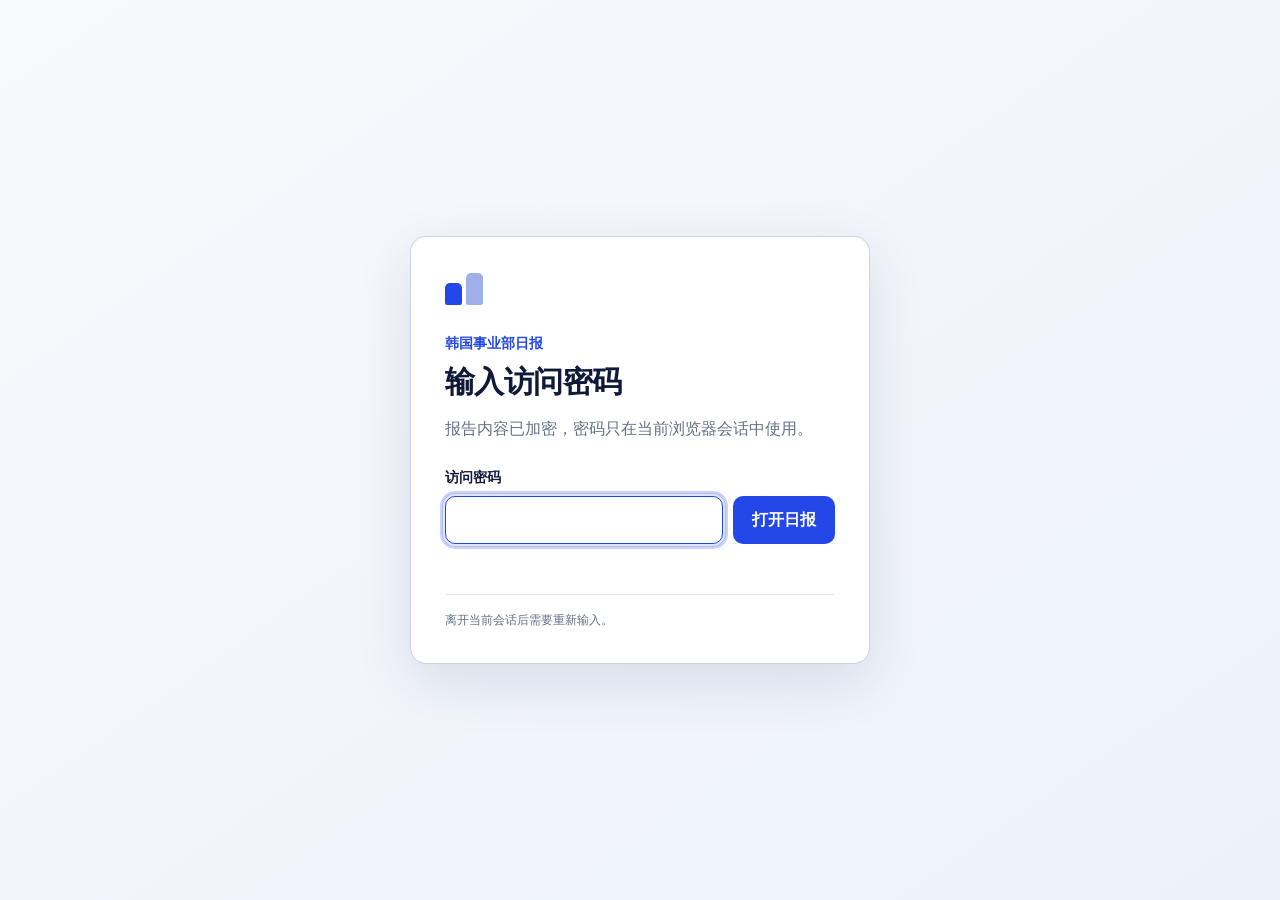
<file: index.html>
<!doctype html>
<html lang="zh-CN">
<head>
  <meta charset="utf-8">
  <meta name="viewport" content="width=device-width,initial-scale=1,viewport-fit=cover">
  <meta name="robots" content="noindex, nofollow, noarchive">
  <meta name="referrer" content="no-referrer">
  <title>韩国事业部日报</title>
  <link rel="stylesheet" href="./assets/unlock.css">
</head>
<body data-payload="./secure/home.enc.json">
  <main id="unlock-panel" class="unlock-layout">
    <section class="unlock-card" aria-labelledby="unlock-title">
      <div class="brand-mark" aria-hidden="true"><span></span><span></span></div>
      <p class="product-name">韩国事业部日报</p>
      <h1 id="unlock-title">输入访问密码</h1>
      <p class="unlock-copy">报告内容已加密，密码只在当前浏览器会话中使用。</p>
      <form id="unlock-form" novalidate>
        <label for="site-password">访问密码</label>
        <div class="password-row">
          <input id="site-password" name="password" type="password" autocomplete="current-password" required>
          <button type="submit">打开日报</button>
        </div>
        <p id="unlock-error" class="unlock-error" role="alert" aria-live="polite"></p>
      </form>
      <p class="privacy-note">离开当前会话后需要重新输入。</p>
    </section>
  </main>
  <main id="content" hidden></main>
  <script type="module" src="./assets/unlock.mjs"></script>
</body>
</html>
</file>
<file: assets/unlock.css>
:root{--ink:#101a38;--muted:#667085;--line:#dfe5ef;--paper:#fff;--bg:#f4f7fb;--blue:#2447e8;--blue-dark:#1734b7;--soft:#edf1ff;--red:#cf1c25;--radius:14px;--shadow:0 18px 55px rgba(31,48,89,.12)}*{box-sizing:border-box}html{scroll-behavior:smooth}body{margin:0;min-height:100dvh;background:var(--bg);color:var(--ink);font-family:-apple-system,BlinkMacSystemFont,"Segoe UI","PingFang SC","Microsoft YaHei",sans-serif}button,input{font:inherit}::selection{background:#ccd6ff;color:#101a38}.unlock-layout{min-height:100dvh;display:grid;place-items:center;padding:max(24px,env(safe-area-inset-top)) max(18px,env(safe-area-inset-right)) max(24px,env(safe-area-inset-bottom)) max(18px,env(safe-area-inset-left));background:linear-gradient(145deg,#f7f9fc 0%,#edf2fa 100%)}.unlock-card{width:min(100%,460px);padding:34px;border:1px solid rgba(191,202,222,.8);border-radius:16px;background:rgba(255,255,255,.96);box-shadow:var(--shadow)}.brand-mark{display:flex;gap:4px;width:42px;height:34px;align-items:flex-end;margin-bottom:30px}.brand-mark span{display:block;width:17px;border-radius:5px 5px 2px 2px;background:var(--blue)}.brand-mark span:first-child{height:22px}.brand-mark span:last-child{height:32px;background:#9fafea}.product-name{margin:0 0 9px;color:var(--blue);font-size:14px;font-weight:700}.unlock-card h1{margin:0;font-size:30px;letter-spacing:-.02em}.unlock-copy{margin:13px 0 27px;color:var(--muted);line-height:1.65}.unlock-card label{display:block;margin-bottom:9px;font-size:14px;font-weight:700}.password-row{display:grid;grid-template-columns:1fr auto;gap:10px}.password-row input{min-width:0;height:48px;border:1px solid #b9c4d8;border-radius:10px;padding:0 14px;color:var(--ink);background:#fff;outline:none}.password-row input:focus{border-color:var(--blue);box-shadow:0 0 0 3px rgba(36,71,232,.14)}.password-row button{height:48px;border:0;border-radius:10px;padding:0 19px;background:var(--blue);color:#fff;font-weight:750;cursor:pointer;transition:background .18s ease,transform .18s ease}.password-row button:hover{background:var(--blue-dark)}.password-row button:active{transform:translateY(1px)}.password-row button:disabled{background:#9aa7c7;cursor:not-allowed}.unlock-error{min-height:22px;margin:10px 0 0;color:#b4232c;font-size:13px}.privacy-note{margin:18px 0 0;padding-top:17px;border-top:1px solid var(--line);color:var(--muted);font-size:12px}.page{width:min(1460px,calc(100% - 36px));margin:26px auto 52px}.head{display:flex;justify-content:space-between;gap:24px;margin-bottom:18px}.head h1{margin:5px 0 7px;font-size:32px}.eyebrow,.meta,.subtle{color:var(--muted);font-size:13px}.eyebrow{letter-spacing:.08em}.date{border:1px solid #aeb9dd;border-radius:11px;background:#fff;padding:10px 14px;font-weight:700;height:max-content;white-space:nowrap}.head-actions{display:flex;align-items:flex-start;justify-content:flex-end;gap:12px;min-width:0}.refresh-panel{display:grid;justify-items:end;gap:6px;max-width:min(430px,45vw);min-width:0}.refresh-button{min-height:44px;border:1px solid var(--blue);border-radius:11px;background:var(--blue);color:var(--paper);padding:9px 18px;font-weight:800;white-space:nowrap;cursor:pointer;transition:background .18s ease,transform .18s ease}.refresh-button:hover:not(:disabled){background:var(--blue-dark)}.refresh-button:active:not(:disabled){transform:translateY(1px)}.refresh-button:disabled{border-color:var(--line);background:var(--line);color:var(--muted);cursor:not-allowed}.refresh-status{max-width:100%;color:var(--muted);font-size:12px;line-height:1.45;text-align:right;overflow-wrap:anywhere}.refresh-status[data-state="success"]{color:var(--blue)}.refresh-status[data-state="failure"]{color:var(--red);font-weight:700}.refresh-status[data-state="warning"]{color:var(--muted)}.refresh-legacy{color:var(--ink)}.nav,.filters{display:flex;gap:8px;overflow-x:auto}.nav{padding-bottom:15px}.nav a,.chip{white-space:nowrap;text-decoration:none;border:1px solid var(--line);background:#fff;border-radius:9px;padding:9px 14px;color:var(--ink)}.chip{cursor:pointer}.chip.active{border-color:var(--blue);color:var(--blue)}.section{scroll-margin-top:16px;margin-bottom:26px}.section-head{display:flex;align-items:center;justify-content:space-between;gap:16px;margin-bottom:11px}.title{display:flex;align-items:center;gap:10px}.title h2{font-size:22px;margin:0}.section-icon{width:32px;height:32px;border-radius:10px;background:var(--soft);display:inline-grid;place-items:center;color:var(--blue);font-weight:900}.card{background:#fff;border:1px solid var(--line);border-radius:var(--radius);box-shadow:0 8px 28px rgba(35,52,91,.07)}.unit-grid{display:grid;gap:16px}.unit{display:grid;grid-template-columns:minmax(310px,1fr) minmax(430px,1.12fr);padding:24px}.unit-name{grid-column:1/-1;font-size:21px;font-weight:800;margin-bottom:18px}.sales{display:grid;grid-template-columns:1fr 1fr;border-right:1px solid var(--line);padding-right:24px}.metric{padding:10px 18px}.metric+.metric{border-left:1px solid var(--line)}.label{font-size:14px}.money{color:var(--red);font-size:38px;font-weight:800;margin:22px 0 8px;font-variant-numeric:tabular-nums}.quality{padding-left:28px}.quality-row{display:grid;grid-template-columns:150px 1fr;gap:18px;padding:8px 0 17px}.quality-row+.quality-row{border-top:1px solid var(--line);padding-top:18px}.quality-value{color:var(--blue);font-size:30px;font-weight:800;margin-top:6px}.refund{text-align:right;color:var(--muted);align-self:center}.target{display:grid;gap:7px}.target-line{height:3px;background:var(--line);position:relative}.target-fill{display:block;height:100%;background:var(--blue)}.target-marker{position:absolute;top:-5px;width:2px;height:13px;background:#283b85}.target-meta{display:flex;justify-content:space-between;color:var(--muted);font-size:12px}.filters{padding:12px;background:#fff;border:1px solid var(--line);border-radius:var(--radius);margin-bottom:14px}.table-card{overflow:hidden}.table-head{display:flex;align-items:center;justify-content:space-between;padding:17px 20px;border-bottom:1px solid var(--line)}.scroll{overflow-x:auto}table{width:100%;min-width:1120px;border-collapse:collapse}th,td{padding:12px 14px;border-bottom:1px solid var(--line);font-size:13px;text-align:right;vertical-align:middle}th{color:var(--muted);background:#fbfcfe}th:first-child,td:first-child,th:nth-child(2),td:nth-child(2){text-align:left}tbody tr:last-child td{border-bottom:0}.rank{display:inline-grid;place-items:center;width:25px;height:25px;border-radius:50%;background:var(--soft);color:var(--blue);font-weight:800}.money-cell{color:var(--red);font-weight:750;white-space:nowrap;font-variant-numeric:tabular-nums}.tag,.level-badge,.count{display:inline-flex;border-radius:7px;background:#f0f3f9;color:#53607e;padding:4px 7px;font-size:11px}.count{color:var(--blue);background:var(--soft)}.news-columns{display:grid;grid-template-columns:1fr 1fr;gap:16px;margin-top:14px}.news-column,.feature{padding:17px}.news-list{display:grid;gap:12px}.news-card{border:1px solid var(--line);border-radius:12px;padding:14px}.news-card h3,.feature h3{margin:8px 0;line-height:1.35}.news-card p,.feature p{margin:6px 0;color:#34405d;line-height:1.55;font-size:13px}.why{color:var(--blue);font-weight:750;margin-top:10px}.source{display:flex;flex-wrap:wrap;gap:8px;color:var(--muted);font-size:12px;margin-top:10px}.source a{margin-left:auto;color:var(--blue)}.empty{padding:30px;text-align:center;color:var(--muted)}footer{text-align:center;color:var(--muted);font-size:12px;margin-top:18px}@media(max-width:1000px){.unit{grid-template-columns:1fr}.sales{border-right:0;border-bottom:1px solid var(--line);padding:0 0 18px}.quality{padding:18px 0 0}.news-columns{grid-template-columns:1fr}.head{align-items:flex-start}.head-actions{flex-direction:column;align-items:flex-end}.refresh-panel{max-width:min(430px,52vw)}}@media(max-width:680px){.unlock-card{padding:26px 20px}.unlock-card h1{font-size:26px}.password-row{grid-template-columns:1fr}.password-row button{width:100%}.page{width:calc(100% - 20px);margin-top:16px}.head{flex-direction:column}.head h1{font-size:26px}.head-actions{width:100%;align-items:stretch}.date{width:max-content}.refresh-panel{max-width:none;justify-items:stretch}.refresh-button{width:100%}.refresh-status{text-align:left}.unit{padding:16px}.sales{grid-template-columns:1fr}.metric{padding:12px 0}.metric+.metric{border-left:0;border-top:1px solid var(--line)}.money{font-size:32px;margin-top:13px}.quality-row{grid-template-columns:1fr}.refund{text-align:left}.section-head{align-items:flex-start}.section-head>.subtle{max-width:42%;text-align:right}}
.comparison-strip{grid-column:1/-1;display:grid;grid-template-columns:repeat(4,minmax(150px,1fr));border-top:1px solid var(--line);margin-top:20px;padding-top:15px}.comparison-item{padding:5px 18px;min-width:0}.comparison-item+.comparison-item{border-left:1px solid var(--line)}.comparison-label{color:var(--muted);font-size:12px;margin-bottom:7px}.comparison-value{font-size:19px;font-weight:800;font-variant-numeric:tabular-nums}.metric-link{color:var(--blue);text-underline-offset:3px;font-weight:750}.status-card{overflow:hidden}.status-summary{display:flex;flex-wrap:wrap;gap:10px;align-items:center;padding:15px 20px;border-bottom:1px solid var(--line);color:var(--muted);font-size:13px}.status-list{display:grid}.status-row{display:grid;grid-template-columns:minmax(140px,.65fr) 120px minmax(280px,1.35fr) minmax(220px,1fr);gap:16px;align-items:start;padding:14px 20px;border-bottom:1px solid var(--line);font-size:13px}.status-row:last-child{border-bottom:0}.status-name{font-weight:800}.state{display:inline-flex;width:max-content;border:1px solid #cbd4e5;border-radius:7px;padding:4px 8px;font-size:11px;font-weight:800;color:#53607e;background:#f7f9fc}.state[data-state="READY"]{border-color:#b9c7ef;color:#294d9b;background:#eef2ff}.state[data-state="NEEDS_DATA"]{border-color:#e2b9b9;color:#a42626;background:#fff4f4}.state[data-state="NOT_COMPARABLE"],.state[data-state="NO_TARGET"],.state[data-state="WORKDAY_ONLY"]{border-color:#d9dfe9;color:#667085;background:#f7f8fa}.status-input{color:var(--muted)}.status-empty{padding:24px 20px;color:var(--muted)}a:focus-visible,button:focus-visible,input:focus-visible{outline:3px solid rgba(36,71,232,.24);outline-offset:2px}@media(max-width:1000px){.comparison-strip{grid-template-columns:1fr 1fr}.comparison-item:nth-child(3){border-left:0;border-top:1px solid var(--line);padding-top:14px}.comparison-item:nth-child(4){border-top:1px solid var(--line);padding-top:14px}.status-row{grid-template-columns:1fr 120px}.status-detail,.status-input{grid-column:1/-1}}@media(max-width:680px){.comparison-strip{grid-template-columns:1fr}.comparison-item+.comparison-item{border-left:0;border-top:1px solid var(--line);padding-top:14px}.status-row{grid-template-columns:1fr}.status-detail,.status-input{grid-column:auto}}
@media(prefers-reduced-motion:reduce){html{scroll-behavior:auto}.password-row button{transition:none}}
table{min-width:1540px}
[hidden]{display:none!important}
.comparison-strip.monday-weekend{grid-template-columns:repeat(3,minmax(0,1fr));gap:12px}.comparison-strip.monday-weekend .comparison-item:not(.weekend-card):nth-child(3){border-top:0;padding-top:5px}.comparison-strip.monday-weekend .weekend-card{border:1px solid var(--line);border-radius:10px;padding:12px 14px;background:#fff}.comparison-strip.monday-weekend .channel-note{grid-column:1/-1}@media(max-width:680px){.comparison-strip.monday-weekend{grid-template-columns:minmax(0,1fr)}.comparison-strip.monday-weekend .comparison-item{border-left:0}.comparison-strip.monday-weekend .weekend-card{border:1px solid var(--line);padding:12px 14px}}
.channel-card{overflow:hidden}.channel-summary{display:grid;grid-template-columns:minmax(220px,.85fr) minmax(0,2.15fr);align-items:stretch}.channel-lead{padding:22px;border-right:1px solid var(--line);background:var(--soft)}.channel-brand{font-size:22px;font-weight:850;margin-bottom:8px}.channel-note{color:#3d4967;font-size:13px;line-height:1.55}.channel-kpis{display:grid;grid-template-columns:repeat(2,minmax(135px,1fr));align-items:stretch}.channel-kpi{padding:20px;border-left:1px solid var(--line)}.channel-kpi:first-child{border-left:0}.channel-kpi-label{color:var(--muted);font-size:12px}.channel-kpi-value{font-size:25px;font-weight:850;font-variant-numeric:tabular-nums;margin-top:10px}.channel-kpi-value.primary{color:var(--red)}.channel-meta{display:flex;flex-wrap:wrap;gap:8px 18px;padding:12px 20px;border-top:1px solid var(--line);color:var(--muted);font-size:12px}.channel-platform-grid{display:grid;grid-template-columns:repeat(3,minmax(180px,1fr));border-top:1px solid var(--line)}.channel-platform{border-right:1px solid var(--line)}.channel-platform:last-child{border-right:0}.channel-platform summary{cursor:pointer;min-height:74px;padding:14px;list-style:none}.channel-platform summary::-webkit-details-marker{display:none}.channel-platform-title{display:block;font-weight:850}.channel-platform-hint{display:block;color:var(--muted);font-size:11px;margin-top:4px}.channel-platform-values{display:block;color:var(--red);font-size:12px;font-weight:750;margin-top:8px;font-variant-numeric:tabular-nums}.channel-platform table{min-width:420px}@media(max-width:1000px){.channel-summary{grid-template-columns:1fr}.channel-lead{border-right:0;border-bottom:1px solid var(--line)}.channel-platform-grid{grid-template-columns:1fr}}
</file>
